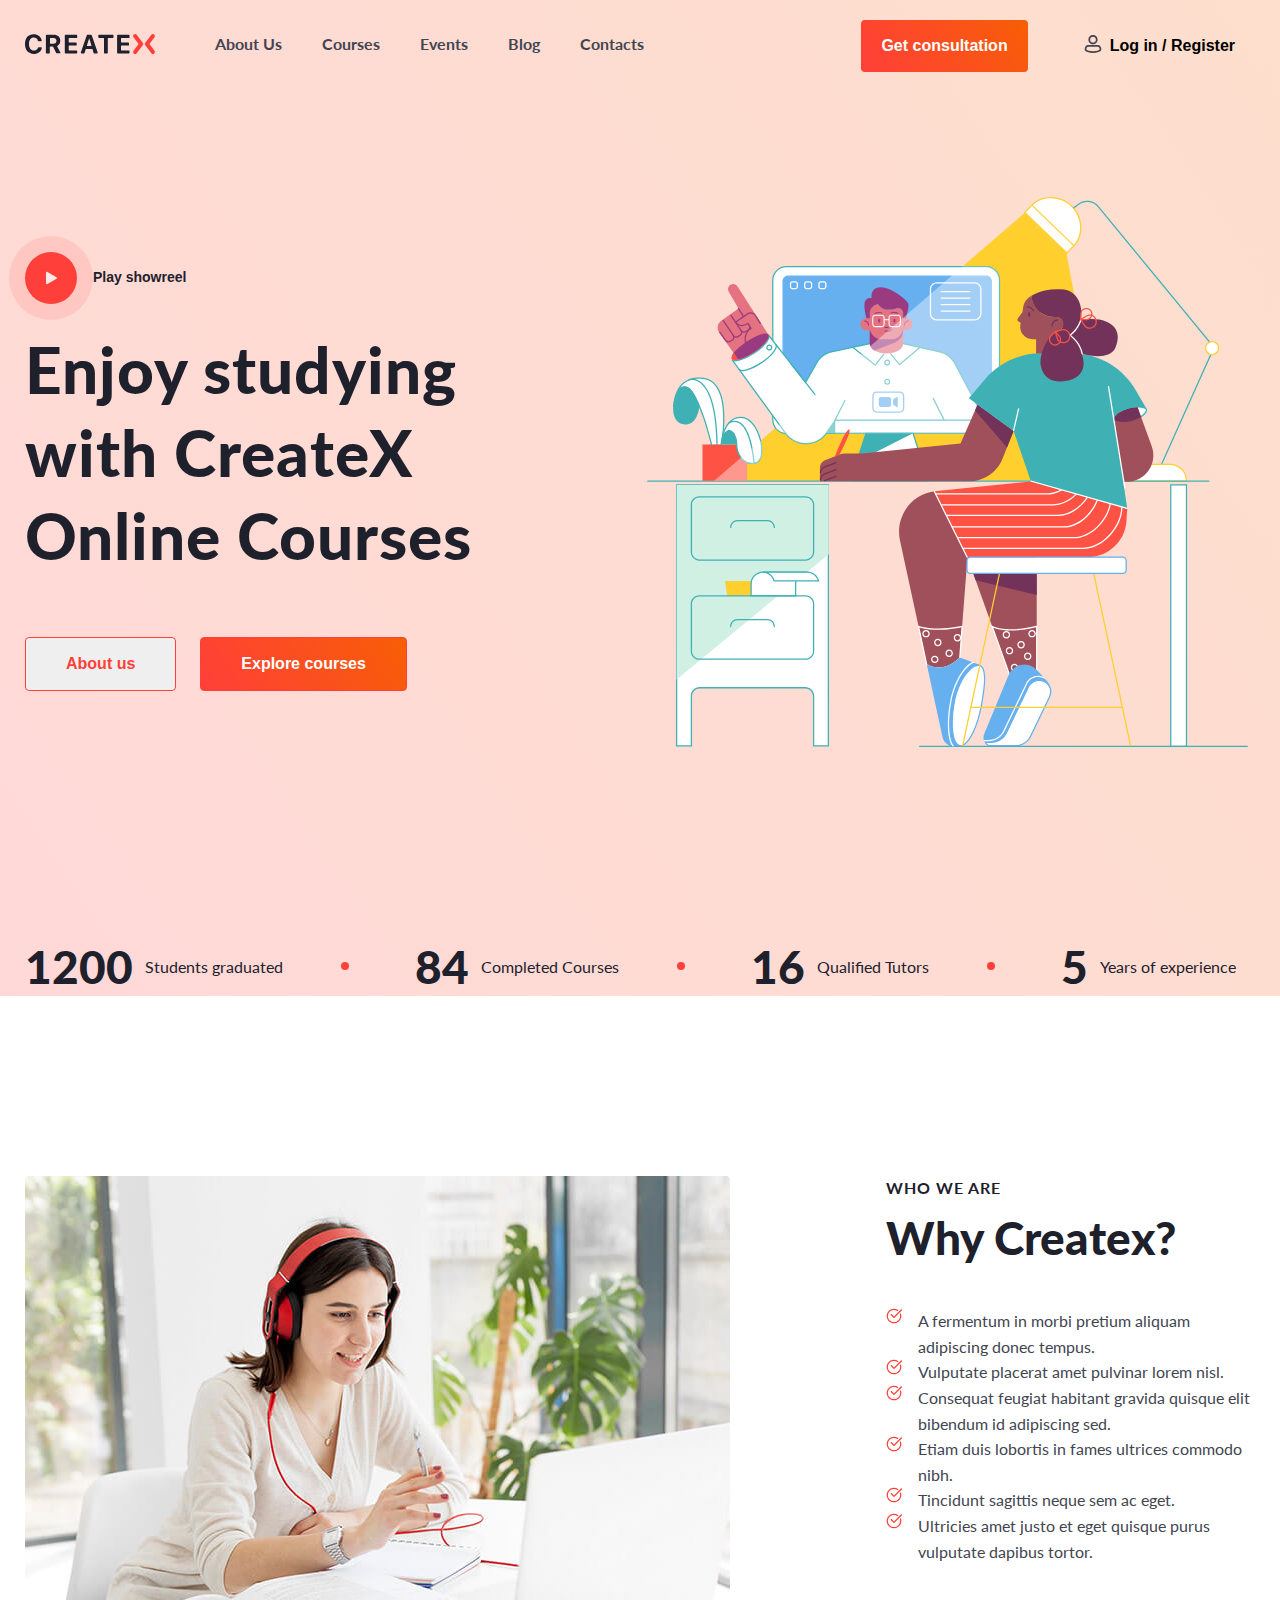
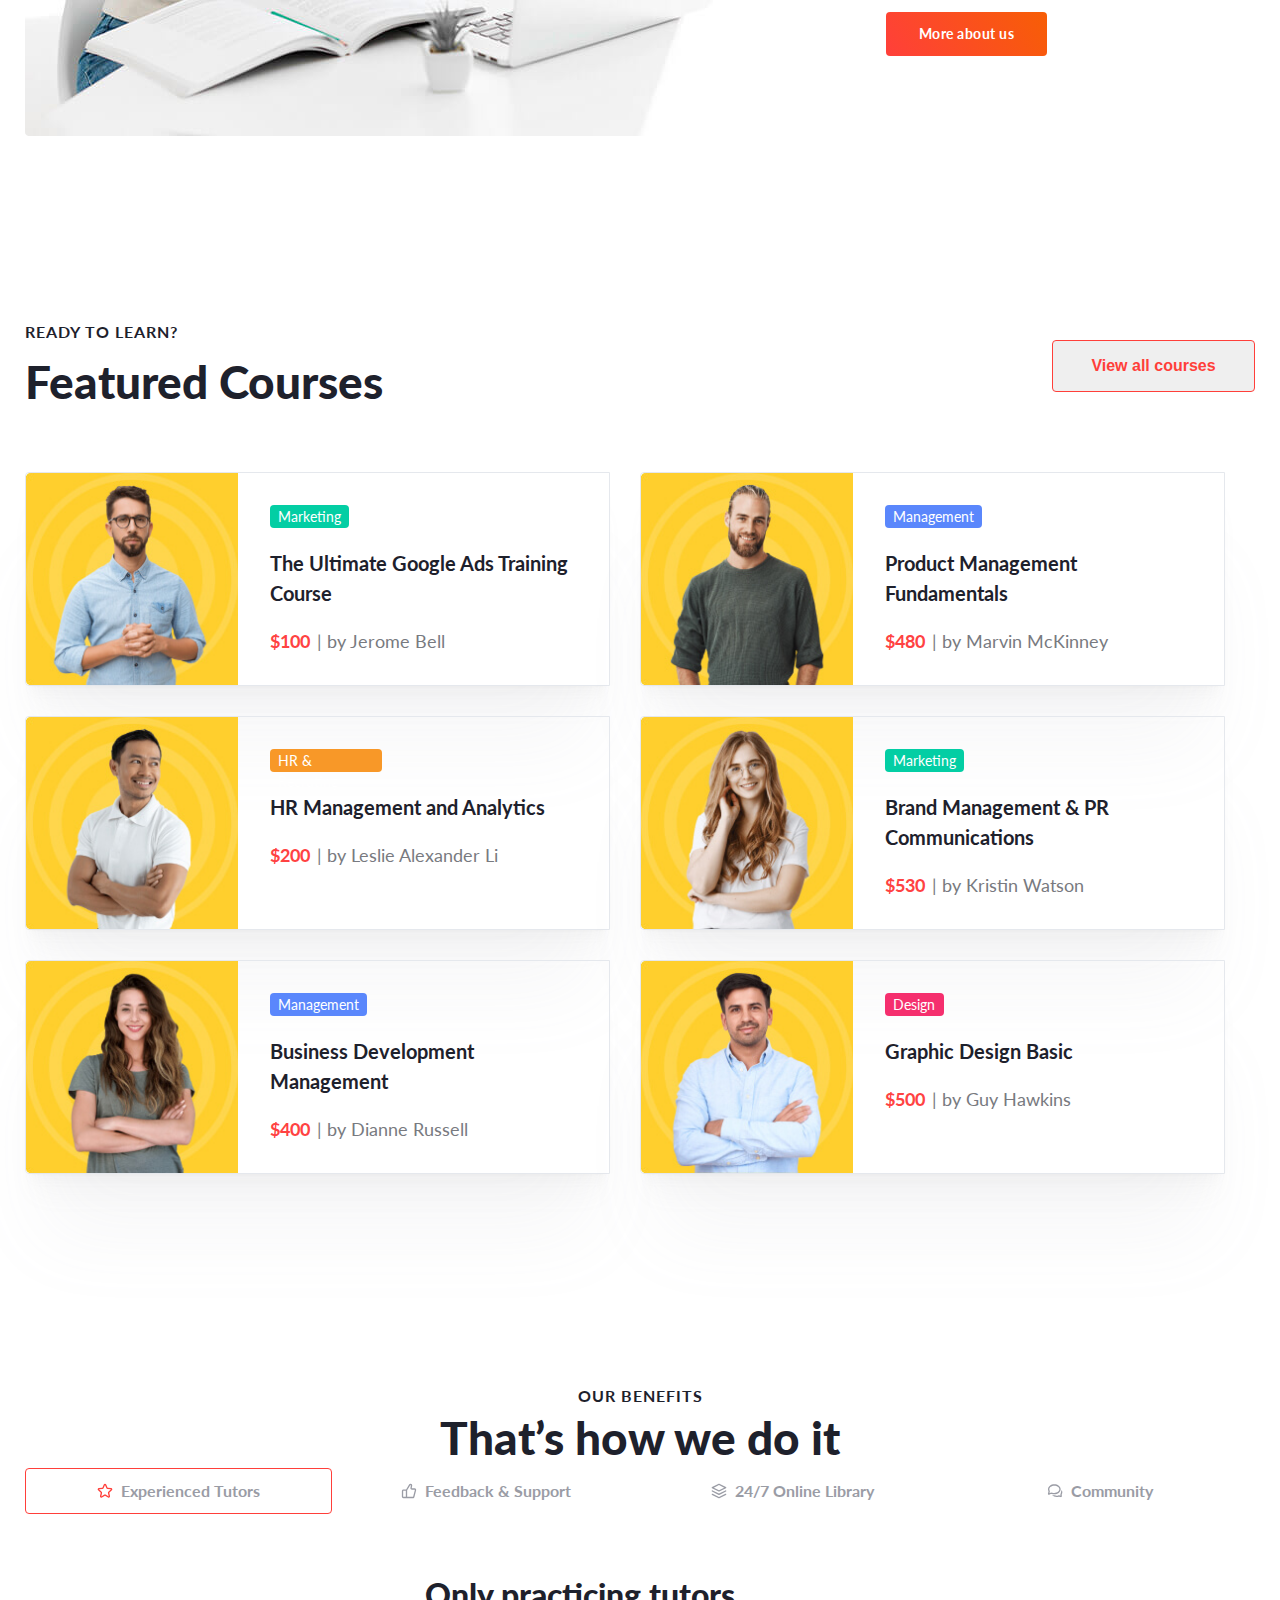
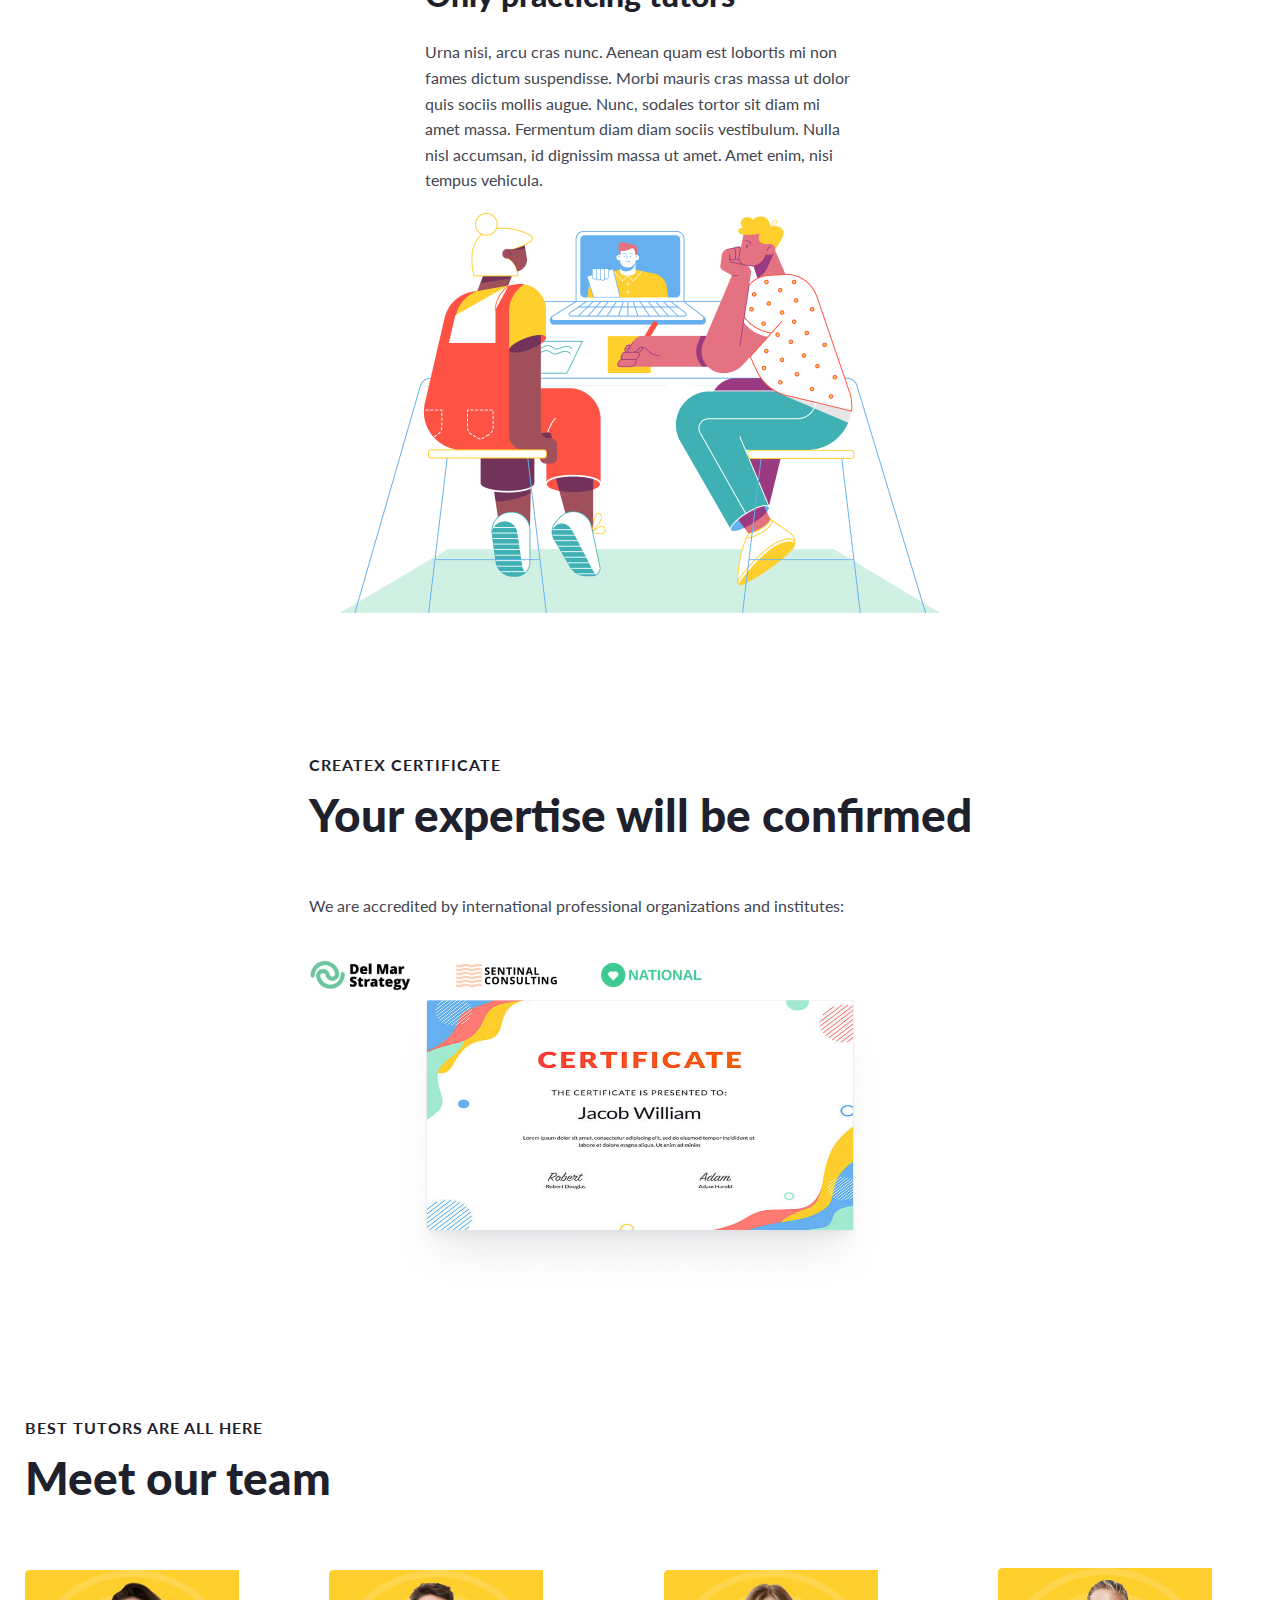
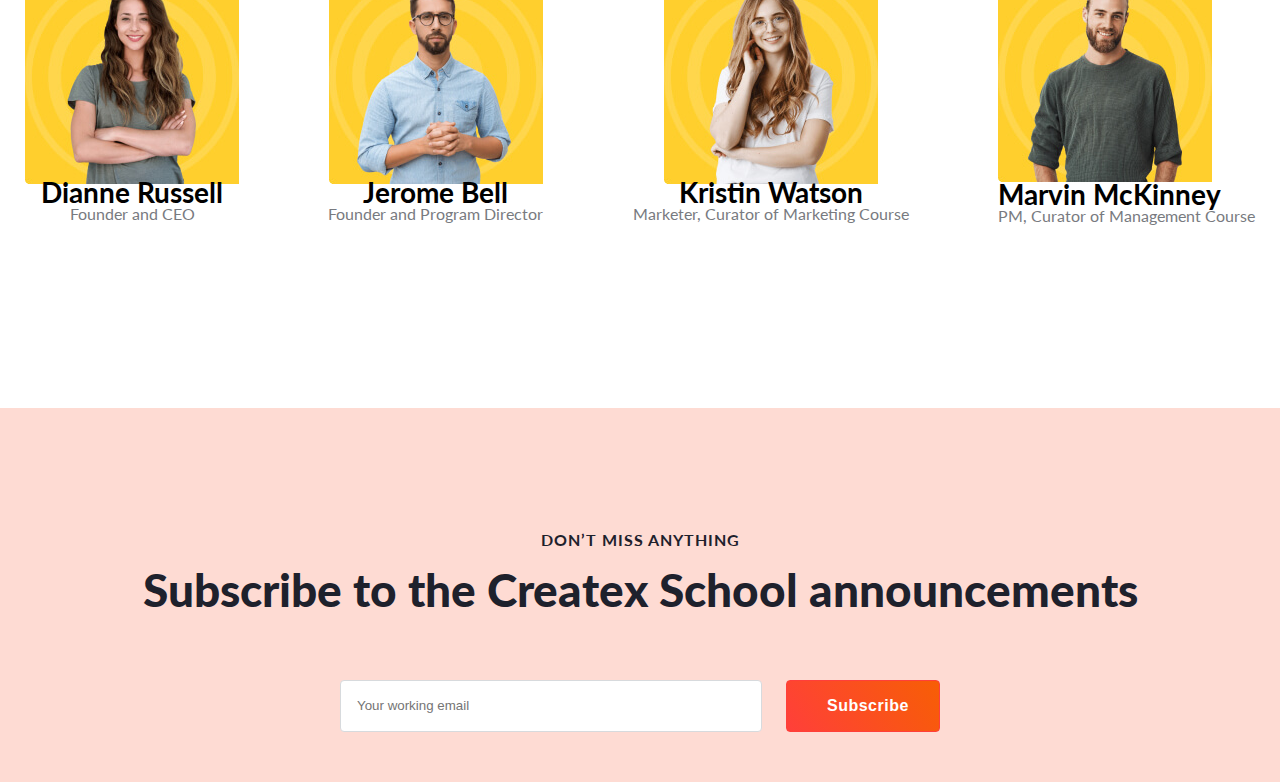
<file: index.html>
<!DOCTYPE html>
<html lang="en">
<head>
    <meta charset="UTF-8">
    <meta http-equiv="X-UA-Compatible" content="IE=edge">
    <meta name="viewport" content="width=device-width, initial-scale=1.0">
    <title>CreateX</title>
    <link rel="stylesheet" href="style/main.css">
</head>
    <div class="wrapper">
        <header class="header">
            <div class="container">
                <div class="header__menu">
                    <div class="header__row">
                        <div class="header__logo">
                            <a href="#">
                                <img src="./img/site-logo.svg" alt="site-logo">
                            </a>
                        </div>
                        <nav class="header__navbar">
                            <a href="#" class="header__link">About Us</a>
                            <a href="./courses.html" class="header__link">Courses</a>
                            <a href="#" class="header__link">Events</a>
                            <a href="#" class="header__link">Blog</a>
                            <a href="#" class="header__link">Contacts</a>
                        </nav>
                    </div>
                    <div class="header__row">
                        <div class="header__buttons">
                            <button class="header__button header__button-gradient">
                                <span class="header__button-text">Get consultation</span>
                            </button>
                            <button class="header__button">
                                <span class="header__button-icon">
                                    <svg width="18" height="18" viewBox="0 0 18 18" fill="none"
                                        xmlns="http://www.w3.org/2000/svg">
                                        <path fill-rule="evenodd" clip-rule="evenodd"
                                            d="M9.00019 1.70866C7.38936 1.70866 6.08353 3.0145 6.08353 4.62533C6.08353 6.23616 7.38936 7.54199 9.00019 7.54199C10.611 7.54199 11.9169 6.23616 11.9169 4.62533C11.9169 3.0145 10.611 1.70866 9.00019 1.70866ZM4.41686 4.62533C4.41686 2.09402 6.46889 0.0419922 9.00019 0.0419922C11.5315 0.0419922 13.5835 2.09402 13.5835 4.62533C13.5835 7.15663 11.5315 9.20866 9.00019 9.20866C6.46889 9.20866 4.41686 7.15663 4.41686 4.62533Z"
                                            fill="#424551" />
                                        <path fill-rule="evenodd" clip-rule="evenodd"
                                            d="M4.08691 11.7087C3.50914 11.7087 3.05755 11.99 2.87424 12.3942C2.62053 12.9536 2.39078 13.6196 2.33656 14.2513C2.31233 14.5337 2.43006 14.7418 2.5923 14.8426C3.44993 15.3753 5.43719 16.292 9.00019 16.292C12.5632 16.292 14.5505 15.3753 15.4081 14.8426C15.5703 14.7418 15.6881 14.5337 15.6638 14.2513C15.6096 13.6196 15.3799 12.9536 15.1261 12.3942C14.9428 11.99 14.4912 11.7087 13.9135 11.7087H4.08691ZM1.35639 11.7058C1.86301 10.5887 2.99428 10.042 4.08691 10.042H13.9135C15.0061 10.042 16.1374 10.5887 16.644 11.7058C16.935 12.3474 17.2472 13.2099 17.3244 14.1088C17.3946 14.9273 17.0544 15.7819 16.2876 16.2583C15.1596 16.959 12.8665 17.9587 9.00019 17.9587C5.13386 17.9587 2.84078 16.959 1.71283 16.2583C0.945947 15.7819 0.605747 14.9273 0.676001 14.1088C0.753149 13.2099 1.0654 12.3474 1.35639 11.7058Z"
                                            fill="#424551" />
                                    </svg>
                                </span>
                                <span class="header__button-text">Log in / Register</span>
                            </button>
                        </div>
                    </div>
                </div>
            </div>
        </header>
        <main class="main">
            <section class="section banner">
                <div class="container">
                    <div class="banner__row">
                        <div class="banner__content">
                            <button class="banner__play play__button">
                                <span class="play__icon">
                                    <svg width="11" height="14" viewBox="0 0 11 14" fill="none"
                                        xmlns="http://www.w3.org/2000/svg">
                                        <path
                                            d="M10.5 6.13398C11.1667 6.51888 11.1667 7.48113 10.5 7.86603L1.5 13.0622C0.833332 13.4471 -6.10471e-07 12.966 -5.76822e-07 12.1962L-1.2256e-07 1.80385C-8.8911e-08 1.03405 0.833334 0.552922 1.5 0.937822L10.5 6.13398Z"
                                            fill="white" />
                                    </svg>
                                </span>
                                <span class="play__text">Play showreel</span>
                            </button>
                            <h1 class="banner__title">Enjoy studying with CreateX Online Courses</h1>
                            <div class="banner__buttons">
                                <button class="banner__button">
                                    About us
                                </button>
                                <button class="banner__button banner__button-gradient">
                                    Explore courses
                                </button>
                            </div>
                        </div>
                        <div class="banner__image">
                            <img src="./img/illustration.svg" alt="banner image">
                        </div>
                    </div>
                    <div class="banner__info info__banner">
                        <div class="info__card">
                            <span class="info__number">1200</span>
                            <span class="info__text">Students graduated</span>
                        </div>
                        <div class="info__card">
                            <span class="info__number">84</span>
                            <span class="info__text">Completed Courses</span>
                        </div>
                        <div class="info__card">
                            <span class="info__number">16</span>
                            <span class="info__text">Qualified Tutors</span>
                        </div>
                        <div class="info__card">
                            <span class="info__number">5</span>
                            <span class="info__text">Years of experience</span>
                        </div>
                    </div>
                </div>
            </section>
            <section class="section causes">
                <div class="container">
                    <div class="causes__row">
                        <div class="causes__image">
                            <img src="./img/working-woman.png" alt="working-woman">
                        </div>
                        <div class="causes__text">
                            <p class="text-beginning">
                                Who we are
                            </p>
                            <h1 class="causes__title">
                                Why Createx?
                            </h1>
                            <div class="causes__column-text">
                                <div class="causes__column-texts">
                                    <div class="tick">
                                        <img src="./assets/icons/tick.svg" alt="check">
                                    </div>
                                    <div class="tick__text">A fermentum in morbi pretium aliquam adipiscing donec
                                        tempus.</div>
                                </div>
                                <div class="causes__column-texts">
                                    <div class="tick">
                                        <img src="./assets/icons/tick.svg" alt="check">
                                    </div>
                                    <div class="tick__text">Vulputate placerat amet pulvinar lorem nisl.</div>
                                </div>
                                <div class="causes__column-texts">
                                    <div class="tick">
                                        <img src="./assets/icons/tick.svg" alt="check">
                                    </div>
                                    <div class="tick__text">Consequat feugiat habitant gravida quisque elit bibendum id
                                        adipiscing sed.</div>
                                </div>
                                <div class="causes__column-texts">
                                    <div class="tick">
                                        <img src="./assets/icons/tick.svg" alt="check">
                                    </div>
                                    <div class="tick__text">Etiam duis lobortis in fames ultrices commodo nibh.</div>
                                </div>
                                <div class="causes__column-texts">
                                    <div class="tick">
                                        <img src="./assets/icons/tick.svg" alt="check">
                                    </div>
                                    <div class="tick__text">Tincidunt sagittis neque sem ac eget.</div>
                                </div>
                                <div class="causes__column-texts">
                                    <div class="tick">
                                        <img src="./assets/icons/tick.svg" alt="check">
                                    </div>
                                    <div class="tick__text">Ultricies amet justo et eget quisque purus vulputate dapibus
                                        tortor.</div>
                                </div>
                            </div>
                            <div class="causes__more-button">
                                <span class="causes__more-button-text">More about us</span>
                            </div>
                        </div>
                    </div>
                </div>
            </section>
            <section class="section featured">
                <div class="container">
                    <div class="featured__row">
                        <div class="featured__courses-text">
                            <p class="beginning__text">Ready to learn?</p>
                            <h1 class="featured__courses-title">Featured Courses</h1>
                        </div>
                        <button class="featured__courses-button">
                            <span>View all courses</span>
                        </button>
                    </div>
                    <div class="featured__course-cards">
                        <div class="featured__course-card">
                            <img class="card__image" src="./img/first-teacher.png" alt="">
                            <div class="card__text">
                                <p class="card__job job-darkcyan">Marketing</p>
                                <h1 class="card__job-direction">The Ultimate Google Ads Training Course</h1>
                                <div class="price">
                                    <span class="price__dollar">$100</span>
                                    <span class="person-name">| by Jerome Bell</span>
                                </div>
                            </div>
                        </div>
                        <div class="featured__course-card">
                            <img class="card__image" src="./img/second-teacher.png" alt="">
                            <div class="card__text">
                                <p class="card__job job-blue">Management</p>
                                <h1 class="card__job-direction">Product Management Fundamentals</h1>
                                <div class="price">
                                    <span class="price__dollar">$480</span>
                                    <span class="person-name">| by Marvin McKinney</span>
                                </div>
                            </div>
                        </div>
                        <div class="featured__course-card">
                            <img class="card__image" src="./img/third-teacher.png" alt="">
                            <div class="card__text">
                                <p class="card__job job-orange">HR & Recruting</p>
                                <h1 class="card__job-direction">HR Management and Analytics</h1>
                                <div class="price">
                                    <span class="price__dollar">$200</span>
                                    <span class="person-name">| by Leslie Alexander Li</span>
                                </div>
                            </div>
                        </div>
                        <div class="featured__course-card">
                            <img class="card__image" src="./img/fourth-teacher.png" alt="">
                            <div class="card__text">
                                <p class="card__job job-darkcyan">Marketing</p>
                                <h1 class="card__job-direction">Brand Management & PR Communications</h1>
                                <div class="price">
                                    <span class="price__dollar">$530</span>
                                    <span class="person-name">| by Kristin Watson</span>
                                </div>
                            </div>
                        </div>
                        <div class="featured__course-card">
                            <img class="card__image" src="./img/fifth-teacher.png" alt="">
                            <div class="card__text">
                                <p class="card__job job-blue">Management</p>
                                <h1 class="card__job-direction">Business Development Management</h1>
                                <div class="price">
                                    <span class="price__dollar">$400</span>
                                    <span class="person-name">| by Dianne Russell</span>
                                </div>
                            </div>
                        </div>
                        <div class="featured__course-card">
                            <img class="card__image" src="./img/sixth-teacher.png" alt="">
                            <div class="card__text">
                                <p class="card__job job-pink">Design</p>
                                <h1 class="card__job-direction">Graphic Design Basic</h1>
                                <div class="price">
                                    <span class="price__dollar">$500</span>
                                    <span class="person-name">| by Guy Hawkins</span>
                                </div>
                            </div>
                        </div>
                    </div>
                </div>
            </section>
            <section class="section benefits">
                <div class="container">
                    <div class="benefits-row">
                        <p class="benefits__row-text">Our benefits</p>
                        <h1 class="benefits__row-title">That’s how we do it</h1>
                        <div class="benefits__four">
                            <div class="main-benefit starred">
                                <img class="benefit-icon" src="./assets/icons/star.svg" alt="">
                                <span>Experienced Tutors</span>
                            </div>
                            <div class="main-benefit">
                                <img class="benefit-icon" src="./assets/icons/like.svg" alt="">
                                <span>Feedback & Support</span>
                            </div>
                            <div class="main-benefit">
                                <img class="benefit-icon" src="./assets/icons/layouts.svg" alt="">
                                <span>24/7 Online Library</span>
                            </div>
                            <div class="main-benefit">
                                <img class="benefit-icon" src="./assets/icons/comment.svg" alt="">
                                <span>Community</span>
                            </div>
                        </div>
                    </div>
                    <div class="benefits__bottom-part">
                        <div class="bottom__left-side">
                            <h1 class="left-side__title">Only practicing tutors</h1>
                            <p class="left-side__text">Urna nisi, arcu cras nunc. Aenean quam est lobortis mi non fames
                                dictum suspendisse. Morbi mauris cras massa ut dolor quis sociis mollis augue. Nunc,
                                sodales tortor sit diam mi amet massa. Fermentum diam diam sociis vestibulum. Nulla nisl
                                accumsan, id dignissim massa ut amet. Amet enim, nisi tempus vehicula.</p>
                        </div>
                        <div class="bottom__right-side">
                            <img src="./img/illustration.png" alt="illustration">
                        </div>
                    </div>
                </div>
            </section>
            <section class="section certificate">
                <div class="container">
                    <div class="certificate__row">
                        <div class="text-side">
                            <p class="text-side__text">Createx Certificate</p>
                            <h1 class="text-side__title">Your expertise will be confirmed</h1>
                            <p class="text-side__second">We are accredited by international professional organizations
                                and institutes:</p>
                            <div class="logos">
                                <img class="logo" src="./img/logo1.png" alt="logo">
                                <img class="logo" src="./img/logo2.png" alt="logo">
                                <img class="logo" src="./img/logo3.png" alt="logo">
                            </div>
                        </div>
                        <div class="picture-side">
                            <img src="./img/certificate.png" alt="certificate">
                        </div>
                    </div>
                </div>
            </section>
            <section class="section team">
                <div class="container">
                    <div class="team__row">
                        <p class="team__row-text">Best tutors are all here</p>
                        <h1 class="team__row-title">Meet our team</h1>
                        <div class="four-members">
                            <div class="main-member">
                                <img class="member-photo_first" src="./img/fifth-teacher.png" alt="">
                                <h1 class="member-name">Dianne Russell</h1>
                                <p class="direction">Founder and CEO</p>
                            </div>
                            <div class="main-member">
                                <img class="member-photo_second" src="./img/first-teacher.png" alt="">
                                <h1 class="member-name">Jerome Bell</h1>
                                <p class="direction">Founder and Program Director</p>
                            </div>
                            <div class="main-member">
                                <img class="member-photo_third" src="./img/fourth-teacher.png" alt="">
                                <h1 class="member-name">Kristin Watson</h1>
                                <p class="direction">Marketer, Curator of Marketing Course</p>
                            </div>
                            <div class="main-member-fourth">
                                <img class="member-photo_fourth" src="./img/second-teacher.png" alt="">
                                <h1 class="member-name">Marvin McKinney</h1>
                                <p class="direction">PM, Curator of Management Course</p>
                            </div>
                        </div>
                    </div>
                </div>
            </section>
            <section class="section subscribe">
                <div class="container">
                    <p class="subscribe__text">Don’t miss anything</p>
                    <h1 class="subscribe__title">Subscribe to the Createx School announcements</h1>
                    <div class="search">
                        <form>
                            <input class="inp" type="email" placeholder="Your working email">
                        </form>
                        <button class="search-btn">Subscribe</button>
                    </div>
                </div>
            </section>
        </main>
    </div>
    </body>

</html>
</file>
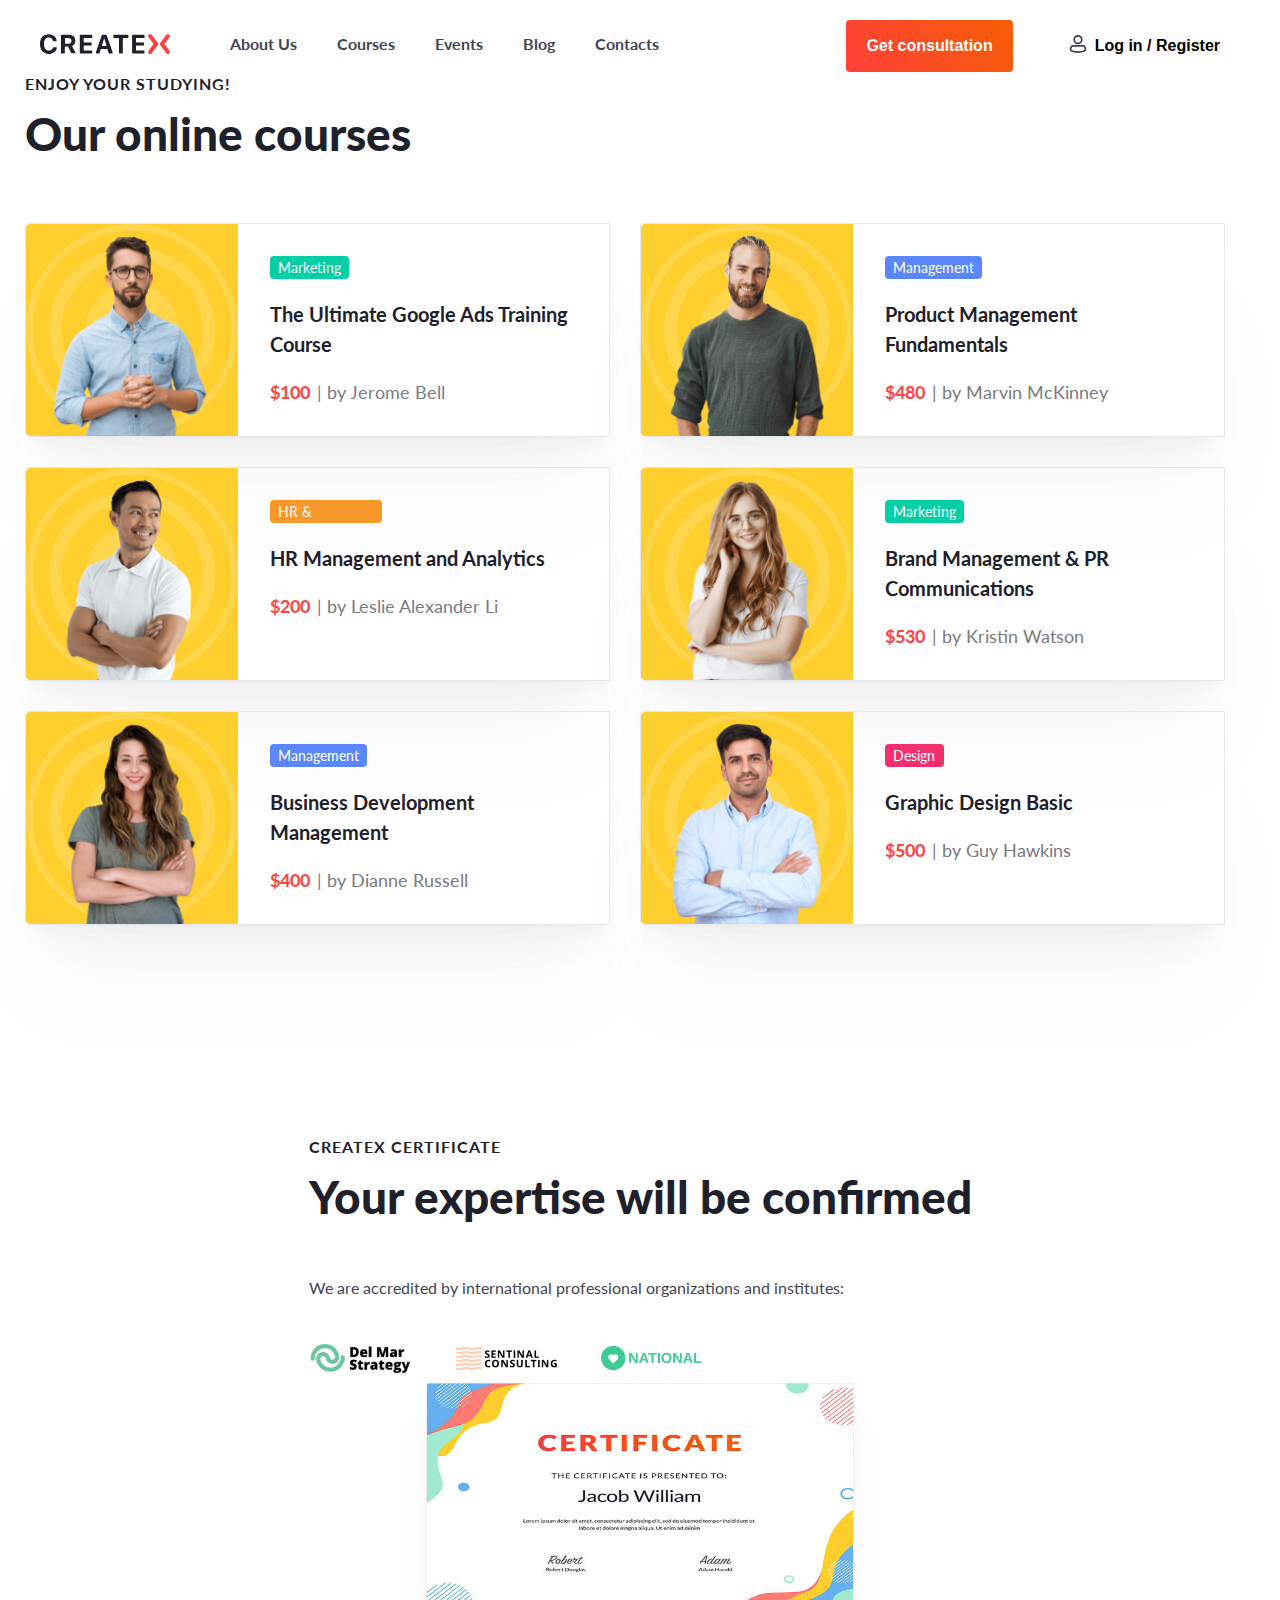
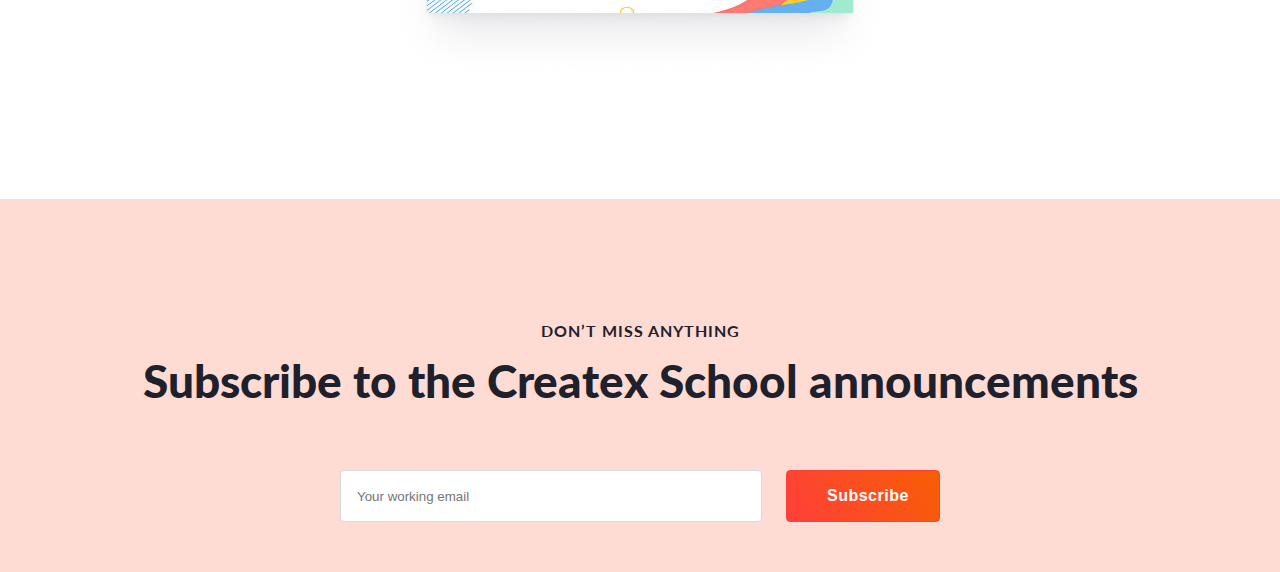
<file: courses.html>
<!DOCTYPE html>
<html lang="en">
<head>
    <meta charset="UTF-8">
    <meta http-equiv="X-UA-Compatible" content="IE=edge">
    <meta name="viewport" content="width=device-width, initial-scale=1.0">
    <title>Document</title>
    <link rel="stylesheet" href="style/main.css">
</head>
<body>
    <div class="wrapper">
        <div class="container">
            <!-- HEADER - START -->
        <header class="header header-courses">
            <div class="container">
                <div class="header__menu menu__header">
                    <div class="header__row">
                        <div class="header__logo">
                            <a href="./index.html">
                                <img src="./img/site-logo.svg" alt="site-logo">
                            </a>
                        </div>
                        <nav class="header__navbar">
                            <a href="./index.html" class="header__link">About Us</a>
                            <a href="#" class="header__link">Courses</a>
                            <a href="#" class="header__link">Events</a>
                            <a href="#" class="header__link">Blog</a>
                            <a href="#" class="header__link">Contacts</a>
                        </nav>
                    </div>
                    <div class="header__row">
                        <div class="header__buttons">
                            <button class="header__button header__button-gradient">
                                <span class="header__button-text">Get consultation</span>
                            </button>
                            <button class="header__button">
                                <span class="header__button-icon">
                                    <svg width="18" height="18" viewBox="0 0 18 18" fill="none" xmlns="http://www.w3.org/2000/svg">
                                        <path fill-rule="evenodd" clip-rule="evenodd" d="M9.00019 1.70866C7.38936 1.70866 6.08353 3.0145 6.08353 4.62533C6.08353 6.23616 7.38936 7.54199 9.00019 7.54199C10.611 7.54199 11.9169 6.23616 11.9169 4.62533C11.9169 3.0145 10.611 1.70866 9.00019 1.70866ZM4.41686 4.62533C4.41686 2.09402 6.46889 0.0419922 9.00019 0.0419922C11.5315 0.0419922 13.5835 2.09402 13.5835 4.62533C13.5835 7.15663 11.5315 9.20866 9.00019 9.20866C6.46889 9.20866 4.41686 7.15663 4.41686 4.62533Z" fill="#424551"/>
                                        <path fill-rule="evenodd" clip-rule="evenodd" d="M4.08691 11.7087C3.50914 11.7087 3.05755 11.99 2.87424 12.3942C2.62053 12.9536 2.39078 13.6196 2.33656 14.2513C2.31233 14.5337 2.43006 14.7418 2.5923 14.8426C3.44993 15.3753 5.43719 16.292 9.00019 16.292C12.5632 16.292 14.5505 15.3753 15.4081 14.8426C15.5703 14.7418 15.6881 14.5337 15.6638 14.2513C15.6096 13.6196 15.3799 12.9536 15.1261 12.3942C14.9428 11.99 14.4912 11.7087 13.9135 11.7087H4.08691ZM1.35639 11.7058C1.86301 10.5887 2.99428 10.042 4.08691 10.042H13.9135C15.0061 10.042 16.1374 10.5887 16.644 11.7058C16.935 12.3474 17.2472 13.2099 17.3244 14.1088C17.3946 14.9273 17.0544 15.7819 16.2876 16.2583C15.1596 16.959 12.8665 17.9587 9.00019 17.9587C5.13386 17.9587 2.84078 16.959 1.71283 16.2583C0.945947 15.7819 0.605747 14.9273 0.676001 14.1088C0.753149 13.2099 1.0654 12.3474 1.35639 11.7058Z" fill="#424551"/>
                                        </svg>                                        
                                </span>
                                <span class="header__button-text">Log in / Register</span>
                            </button>
                        </div>
                    </div>
                </div>
            </div>
        </header>
        <!-- HEADER - END -->
        </div>
        <main class="main">
            <section class="section featured">
                <div class="container">
                    <div class="featured__row">
                        <div class="featured__courses-text featured__courses-text-second">
                            <p class="beginning__text beginning__text-second">Enjoy your studying!</p>
                            <h1 class="featured__courses-title">Our online courses</h1>
                        </div>
                    </div>
                    <div class="featured__course-cards">
                        <div class="featured__course-card">
                            <img class="card__image" src="./img/first-teacher.png" alt="">
                            <div class="card__text">
                                <p class="card__job job-darkcyan">Marketing</p>
                                <h1 class="card__job-direction">The Ultimate Google Ads Training Course</h1>
                                <div class="price">
                                    <span class="price__dollar">$100</span>
                                    <span class="person-name">| by Jerome Bell</span>
                                </div>
                            </div>
                        </div>
                        <div class="featured__course-card">
                            <img class="card__image" src="./img/second-teacher.png" alt="">
                            <div class="card__text">
                                <p class="card__job job-blue">Management</p>
                                <h1 class="card__job-direction">Product Management Fundamentals</h1>
                                <div class="price">
                                    <span class="price__dollar">$480</span>
                                    <span class="person-name">| by Marvin McKinney</span>
                                </div>
                            </div>
                        </div>
                        <div class="featured__course-card">
                            <img class="card__image" src="./img/third-teacher.png" alt="">
                            <div class="card__text">
                                <p class="card__job job-orange">HR & Recruting</p>
                                <h1 class="card__job-direction">HR  Management and Analytics</h1>
                                <div class="price">
                                    <span class="price__dollar">$200</span>
                                    <span class="person-name">| by Leslie Alexander Li</span>
                                </div>
                            </div>
                        </div>
                        <div class="featured__course-card">
                            <img class="card__image" src="./img/fourth-teacher.png" alt="">
                            <div class="card__text">
                                <p class="card__job job-darkcyan">Marketing</p>
                                <h1 class="card__job-direction">Brand Management & PR Communications</h1>
                                <div class="price">
                                    <span class="price__dollar">$530</span>
                                    <span class="person-name">| by Kristin Watson</span>
                                </div>
                            </div>
                        </div>
                        <div class="featured__course-card">
                            <img class="card__image" src="./img/fifth-teacher.png" alt="">
                            <div class="card__text">
                                <p class="card__job job-blue">Management</p>
                                <h1 class="card__job-direction">Business Development Management</h1>
                                <div class="price">
                                    <span class="price__dollar">$400</span>
                                    <span class="person-name">| by Dianne Russell</span>
                                </div>
                            </div>
                        </div>
                        <div class="featured__course-card">
                            <img class="card__image" src="./img/sixth-teacher.png" alt="">
                            <div class="card__text">
                                <p class="card__job job-pink">Design</p>
                                <h1 class="card__job-direction">Graphic Design Basic</h1>
                                <div class="price">
                                    <span class="price__dollar">$500</span>
                                    <span class="person-name">| by Guy Hawkins</span>
                                </div>
                            </div>
                        </div>
                    </div>
                </div>
            </section>
            <section class="section certificate">
                <div class="container">
                    <div class="certificate__row">
                        <div class="text-side">
                            <p class="text-side__text">Createx Certificate</p>
                            <h1 class="text-side__title">Your expertise will be confirmed</h1>
                            <p class="text-side__second">We are accredited by international professional organizations and institutes:</p>
                            <div class="logos">
                                <img class="logo" src="./img/logo1.png" alt="logo">
                                <img class="logo" src="./img/logo2.png" alt="logo">
                                <img class="logo" src="./img/logo3.png" alt="logo">
                            </div>
                        </div>
                        <div class="picture-side">
                            <img src="./img/certificate.png" alt="certificate">
                        </div>
                    </div>
                </div>
            </section>
            <section class="section subscribe">
                <div class="container">
                    <p class="subscribe__text">Don’t miss anything</p>
                    <h1 class="subscribe__title">Subscribe to the Createx School announcements</h1>
                    <div class="search">
                        <form>
                            <input class="inp" type="email" placeholder="Your working email">
                        </form>
                        <button class="search-btn">Subscribe</button>
                    </div>
                </div>
            </section>
        </main>
        <footer class="footer"></footer>
    </div>
</body>
</html>
</file>
<file: style/main.css>
@import url(https://fonts.googleapis.com/css?family=Lato:100,100italic,300,300italic,regular,italic,700,700italic,900,900italic);
.play__icon {
  display: flex;
  align-items: center;
  justify-content: center;
}

* {
  margin: 0;
  padding: 0;
  box-sizing: border-box;
}

html, body {
  height: 100%;
}

a {
  text-decoration: none;
}

button {
  cursor: pointer;
}

ol,
ul,
li {
  list-style: none;
}

.wrapper {
  width: 100%;
  height: 100%;
  display: flex;
  flex-direction: column;
  font-family: "Lato", sans-serif;
  font-size: 14px;
  font-style: normal;
  font-weight: normal;
  line-height: 120%;
}
@media screen and (max-width: 1260px) {
  .wrapper {
    font-size: calc(
        7px + 7 *
          ((100vw - 320px) / 940)
      );
  }
}

.main {
  flex: 1 1 auto;
}

.container {
  width: 100%;
  max-width: 1260px;
  margin: 0 auto;
  padding: 0 15px;
}

.header {
  position: relative;
  padding-top: 20px;
  z-index: 10;
}
.header__menu {
  display: flex;
  align-items: center;
  justify-content: space-between;
}
.header__row {
  display: flex;
  align-items: center;
  justify-content: space-between;
}
.header__row {
  gap: 60px;
}
.header__buttons {
  display: flex;
  align-items: center;
  justify-content: unset;
  gap: 36px;
}
.header__navbar {
  display: flex;
  flex-wrap: wrap;
}
@media screen and (max-width: 1050px) {
  .header__navbar {
    display: block;
  }
}
.header__link {
  font-weight: 700;
  font-size: 16px;
  line-height: 160%;
  color: #424551;
  transition: color 0.2s ease-in-out;
}
@media screen and (max-width: 1260px) {
  .header__link {
    font-size: calc(
        8px + 8 *
          ((100vw - 320px) / 940)
      );
  }
}
.header__link:not(:last-child) {
  margin-bottom: 4px;
  margin-right: 40px;
}
.header__link:hover {
  color: #FF3F3A;
}
.header__button {
  padding: 13px 20px;
  background-color: transparent;
  border: none;
  border-radius: 4px;
  display: flex;
  align-items: center;
  justify-content: unset;
  gap: 8px;
}
.header__button-text {
  font-weight: 700;
  font-size: 16px;
  line-height: 160%;
}
@media screen and (max-width: 1260px) {
  .header__button-text {
    font-size: calc(
        8px + 8 *
          ((100vw - 320px) / 940)
      );
  }
}
.header__button-gradient {
  background: linear-gradient(55.95deg, #FF3F3A 0%, #F75E05 100%);
}
.header__button-gradient .header__button-text {
  color: #fff;
}

.banner {
  position: relative;
}
.banner::before {
  content: "";
  position: absolute;
  width: 100%;
  height: calc(100% + 80px);
  top: -80px;
  left: 0;
  background: linear-gradient(55.95deg, #FF3F3A 0%, #F75E05 100%);
  opacity: 0.2;
  z-index: 1;
}
.banner .container {
  position: relative;
  z-index: 2;
}
@media screen and (max-width: 1050px) {
  .banner .container {
    width: 100%;
  }
}
.banner__row {
  padding: 125px 0 190px 0;
  display: flex;
  align-items: center;
  justify-content: space-between;
}
@media screen and (max-width: 1080px) {
  .banner__row {
    display: flex;
    flex-direction: column;
  }
}
.banner__title {
  font-weight: 900;
  font-size: 64px;
  line-height: 130%;
  letter-spacing: 1px;
  color: #1E212C;
  margin: 24px 0 60px 0;
}
@media screen and (max-width: 1260px) {
  .banner__title {
    font-size: calc(
        28px + 36 *
          ((100vw - 320px) / 940)
      );
  }
}
@media screen and (max-width: 1080px) {
  .banner__title {
    width: 100%;
    text-align: center;
  }
}
.banner__content {
  width: 40%;
}
@media screen and (max-width: 1080px) {
  .banner__content {
    width: 100%;
    text-align: center;
  }
}
.banner__image {
  width: 50%;
  height: 550px;
  position: relative;
}
.banner__image img {
  width: 100%;
  height: 100%;
}
.banner__buttons {
  display: flex;
}
.banner__buttons .banner__button {
  font-weight: 700;
  font-size: 16px;
  line-height: 52px;
  padding: 0 40px;
  color: #FF3F3A;
  border: 1px solid #FF3F3A;
  margin-right: 24px;
  border-radius: 4px;
}
@media screen and (max-width: 1260px) {
  .banner__buttons .banner__button {
    font-size: calc(
        8px + 8 *
          ((100vw - 320px) / 940)
      );
  }
}
@media screen and (max-width: 1080px) {
  .banner__buttons .banner__button {
    text-align: center;
  }
}
.banner__buttons .banner__button-gradient {
  background: linear-gradient(55.95deg, #FF3F3A 0%, #F75E05 100%);
  color: #fff;
}

.play__button {
  background-color: transparent;
  border: none;
  display: flex;
  align-items: center;
  justify-content: center;
  gap: 16px;
}
@media screen and (max-width: 1080px) {
  .play__button {
    width: 100%;
  }
}
.play__icon {
  position: relative;
  width: 52px;
  height: 52px;
  border-radius: 50%;
  background-color: #FF3F3A;
}
.play__icon::before {
  content: "";
  position: absolute;
  top: -30%;
  left: -30%;
  width: 84px;
  height: 84px;
  background-color: #FF3F3A;
  opacity: 0.12;
  border-radius: 50%;
}
.play__icon:hover .play__icon__icon::before {
  width: 84px;
  height: 84px;
}
.play__text {
  font-weight: 700;
  font-size: 14px;
  line-height: 150%;
  color: #1E212C;
}
@media screen and (max-width: 1260px) {
  .play__text {
    font-size: calc(
        7px + 7 *
          ((100vw - 320px) / 940)
      );
  }
}

.info__banner {
  display: flex;
  flex-wrap: wrap;
}
@media screen and (max-width: 1245px) {
  .info__banner {
    width: 30%;
    text-align: center;
    display: flex;
    flex-direction: column;
  }
}
.info__card {
  position: relative;
  display: flex;
  align-items: center;
  justify-content: unset;
  gap: 12px;
}
.info__card:not(:last-child) {
  padding-right: 66px;
  margin-right: 66px;
}
.info__card:not(:last-child)::before {
  content: "";
  position: absolute;
  right: 0;
  width: 8px;
  height: 8px;
  border-radius: 50%;
  background-color: #FF3F3A;
}
.info__number {
  font-weight: 900;
  line-height: 130%;
  color: #1E212C;
  font-size: 46px;
}
@media screen and (max-width: 1260px) {
  .info__number {
    font-size: calc(
        28px + 18 *
          ((100vw - 320px) / 940)
      );
  }
}
.info__text {
  font-weight: 400;
  font-size: 16px;
  line-height: 160%;
  color: #1E212C;
}
@media screen and (max-width: 1260px) {
  .info__text {
    font-size: calc(
        8px + 8 *
          ((100vw - 320px) / 940)
      );
  }
}

.causes {
  width: 100%;
  margin-top: 180px;
  margin-bottom: 180px;
}
.causes__row {
  display: flex;
  display: flex;
  align-items: flex-start;
  justify-content: space-between;
}
@media screen and (max-width: 1050px) {
  .causes__row {
    display: flex;
    flex-direction: column;
  }
}
.causes__image {
  width: 60%;
  border-radius: 4px;
}
@media screen and (max-width: 1050px) {
  .causes__image {
    width: 100%;
    display: flex;
    flex-direction: column;
  }
}
.causes__text {
  width: 30%;
  flex-direction: column;
}
@media screen and (max-width: 1050px) {
  .causes__text {
    width: 100%;
    text-align: center;
  }
}
.causes__text .text-beginning {
  font-weight: 700;
  font-size: 16px;
  line-height: 150%;
  letter-spacing: 1px;
  text-transform: uppercase;
  color: #1E212C;
  margin-bottom: 8px;
}
@media screen and (max-width: 1260px) {
  .causes__text .text-beginning {
    font-size: calc(
        8px + 8 *
          ((100vw - 320px) / 940)
      );
  }
}
.causes__title {
  font-weight: 900;
  font-size: 46px;
  line-height: 130%;
  color: #1E212C;
  margin-bottom: 40px;
}
@media screen and (max-width: 1260px) {
  .causes__title {
    font-size: calc(
        28px + 18 *
          ((100vw - 320px) / 940)
      );
  }
}
.causes__column-text {
  flex-direction: column;
  margin-bottom: 48px;
}
.causes__column-texts {
  display: flex;
  align-items: flex-start;
  justify-content: unset;
}
.causes .tick {
  margin-right: 16px;
}
.causes .tick__text {
  font-weight: 400;
  font-size: 16px;
  line-height: 160%;
  color: #424551;
}
@media screen and (max-width: 1260px) {
  .causes .tick__text {
    font-size: calc(
        8px + 8 *
          ((100vw - 320px) / 940)
      );
  }
}
.causes__more-button {
  display: flex;
  align-items: center;
  justify-content: center;
  padding: 0px 32px;
  gap: 10px;
  background: linear-gradient(55.95deg, #FF3F3A 0%, #F75E05 100%);
  border-radius: 4px;
  color: #fff;
  width: 161px;
  height: 44px;
}
.causes__more-button-text {
  font-weight: 700;
  font-size: 14px;
  line-height: 44px;
  letter-spacing: 0.5px;
}
@media screen and (max-width: 1260px) {
  .causes__more-button-text {
    font-size: calc(
        7px + 7 *
          ((100vw - 320px) / 940)
      );
  }
}

.featured {
  width: 100%;
  flex-direction: column;
  margin-bottom: 180px;
}
.featured__row {
  display: flex;
  align-items: center;
  justify-content: space-between;
  margin-bottom: 60px;
}
.featured__courses-text {
  display: flex;
  flex-direction: column;
}
.featured__courses-text .beginning__text {
  font-weight: 700;
  font-size: 16px;
  line-height: 150%;
  letter-spacing: 1px;
  text-transform: uppercase;
  color: #1E212C;
  margin-bottom: 8px;
}
@media screen and (max-width: 1260px) {
  .featured__courses-text .beginning__text {
    font-size: calc(
        8px + 8 *
          ((100vw - 320px) / 940)
      );
  }
}
.featured__courses-text .featured__courses-title {
  font-weight: 900;
  line-height: 130%;
  color: #1E212C;
  font-size: 46px;
}
@media screen and (max-width: 1260px) {
  .featured__courses-text .featured__courses-title {
    font-size: calc(
        28px + 18 *
          ((100vw - 320px) / 940)
      );
  }
}
.featured .featured__courses-button {
  display: flex;
  align-items: center;
  justify-content: center;
  gap: 10px;
  width: 203px;
  height: 52px;
  border-radius: 4px;
  color: linear-gradient(55.95deg, #FF3F3A 0%, #F75E05 100%);
  border: 1px solid #FF3F3A;
  color: #FF3F3A;
}
.featured .featured__courses-button span {
  font-weight: 700;
  font-size: 16px;
  line-height: 52px;
}
@media screen and (max-width: 1260px) {
  .featured .featured__courses-button span {
    font-size: calc(
        8px + 8 *
          ((100vw - 320px) / 940)
      );
  }
}
.featured__course-cards {
  width: 100%;
  display: flex;
  align-items: center;
  justify-content: space-between;
  flex-wrap: wrap;
}
@media screen and (max-width: 1260px) {
  .featured__course-cards {
    width: 100%;
    display: flex;
    justify-content: center;
  }
}
.featured__course-card {
  display: flex;
  width: 585px;
  height: 214px;
  margin-bottom: 30px;
  margin-right: 30px;
  border-radius: 4px 0px 0px 4px;
  border: 1px solid #E5E8ED;
  box-shadow: 0px 80px 80px -20px rgba(154, 156, 165, 0.08), 0px 30px 24px -10px rgba(154, 156, 165, 0.05), 0px 12px 10px -6px rgba(154, 156, 165, 0.04), 0px 4px 4px -4px rgba(30, 33, 44, 0.03);
}
.featured .card__image {
  width: 40%;
  height: 100%;
}
.featured .card__text {
  width: 60%;
  display: flex;
  flex-direction: column;
  gap: 20px;
  margin: 32px;
}
.featured .card__job {
  font-weight: 400;
  font-size: 14px;
  line-height: 150%;
  color: #FFFFFF;
  padding: 1px 8px;
  gap: 10px;
  border-radius: 4px;
}
@media screen and (max-width: 1260px) {
  .featured .card__job {
    font-size: calc(
        7px + 7 *
          ((100vw - 320px) / 940)
      );
  }
}
.featured .card__job-direction {
  font-style: normal;
  font-weight: 700;
  font-size: 20px;
  line-height: 150%;
  color: #1E212C;
}
@media screen and (max-width: 1260px) {
  .featured .card__job-direction {
    font-size: calc(
        10px + 10 *
          ((100vw - 320px) / 940)
      );
  }
}
.featured .job-darkcyan {
  width: 79px;
  height: 23px;
  background: #03CEA4;
}
.featured .job-blue {
  width: 97px;
  height: 23px;
  background-color: #5A87FC;
}
.featured .job-orange {
  width: 112px;
  height: 23px;
  background-color: #F89828;
}
.featured .job-pink {
  width: 59px;
  height: 23px;
  background-color: #F52F6E;
}
.featured .price__dollar {
  font-weight: 700;
  font-size: 18px;
  line-height: 150%;
  color: #FF4242;
  margin-right: 3px;
}
@media screen and (max-width: 1260px) {
  .featured .price__dollar {
    font-size: calc(
        9px + 9 *
          ((100vw - 320px) / 940)
      );
  }
}
.featured .price .person-name {
  font-weight: 400;
  font-size: 18px;
  line-height: 150%;
  color: #787A80;
}
@media screen and (max-width: 1260px) {
  .featured .price .person-name {
    font-size: calc(
        9px + 9 *
          ((100vw - 320px) / 940)
      );
  }
}

.benefits {
  width: 100%;
  display: flex;
  flex-direction: column;
  margin-bottom: 120px;
}
.benefits__row {
  display: flex;
  flex-direction: column;
  margin-bottom: 60px;
}
.benefits__row-text {
  font-weight: 700;
  font-size: 16px;
  line-height: 150%;
  text-align: center;
  letter-spacing: 1px;
  text-transform: uppercase;
  color: #1E212C;
}
@media screen and (max-width: 1260px) {
  .benefits__row-text {
    font-size: calc(
        8px + 8 *
          ((100vw - 320px) / 940)
      );
  }
}
.benefits__row-title {
  font-weight: 900;
  font-size: 46px;
  line-height: 130%;
  text-align: center;
  color: #1E212C;
}
@media screen and (max-width: 1260px) {
  .benefits__row-title {
    font-size: calc(
        28px + 18 *
          ((100vw - 320px) / 940)
      );
  }
}
.benefits__four {
  display: flex;
  margin-bottom: 60px;
}
.benefits__four .main-benefit {
  display: flex;
  display: flex;
  align-items: center;
  justify-content: center;
  width: 307px;
  height: 46px;
}
.benefits__four .main-benefit .benefit-icon {
  width: 16px;
  height: 16px;
  margin-right: 8px;
}
.benefits__four .main-benefit span {
  font-weight: 700;
  font-size: 16px;
  line-height: 160%;
  color: #9A9CA5;
}
@media screen and (max-width: 1260px) {
  .benefits__four .main-benefit span {
    font-size: calc(
        8px + 8 *
          ((100vw - 320px) / 940)
      );
  }
}
.benefits__four .starred {
  border: 1px solid #FF3F3A;
  border-radius: 4px;
  color: #FF3F3A;
}
.benefits__bottom-part {
  display: flex;
  align-items: center;
  justify-content: space-between;
}
@media screen and (max-width: 1420px) {
  .benefits__bottom-part {
    display: flex;
    flex-direction: column;
    justify-content: center;
  }
}
.benefits__bottom-part .bottom__left-side {
  width: 35%;
}
@media screen and (max-width: 900px) {
  .benefits__bottom-part .bottom__left-side {
    width: 90%;
  }
}
.benefits__bottom-part .bottom__right-side {
  display: flex;
  justify-content: center;
}
@media screen and (max-width: 630px) {
  .benefits__bottom-part .bottom__right-side {
    width: 400px;
    height: 340px;
  }
}
.benefits__bottom-part .left-side__title {
  font-weight: 900;
  font-size: 32px;
  line-height: 130%;
  color: #1E212C;
  margin-bottom: 24px;
}
@media screen and (max-width: 1260px) {
  .benefits__bottom-part .left-side__title {
    font-size: calc(
        28px + 4 *
          ((100vw - 320px) / 940)
      );
  }
}
.benefits__bottom-part .left-side__text {
  font-weight: 400;
  font-size: 16px;
  line-height: 160%;
  color: #424551;
}
@media screen and (max-width: 1260px) {
  .benefits__bottom-part .left-side__text {
    font-size: calc(
        8px + 8 *
          ((100vw - 320px) / 940)
      );
  }
}

.certificate {
  width: 100%;
  display: flex;
  display: flex;
  align-items: flex-start;
  justify-content: space-between;
  margin-bottom: 117px;
}
.certificate__row {
  width: 100%;
  display: flex;
}
@media screen and (max-width: 1420px) {
  .certificate__row {
    display: flex;
    flex-direction: column;
    width: 100%;
    align-items: center;
  }
}
.certificate__row .text-side {
  display: flex;
  flex-direction: column;
}
.certificate__row .text-side__text {
  font-weight: 700;
  font-size: 16px;
  line-height: 150%;
  letter-spacing: 1px;
  text-transform: uppercase;
  color: #1E212C;
  margin-bottom: 8px;
}
@media screen and (max-width: 1260px) {
  .certificate__row .text-side__text {
    font-size: calc(
        8px + 8 *
          ((100vw - 320px) / 940)
      );
  }
}
.certificate__row .text-side__title {
  font-weight: 900;
  font-size: 46px;
  line-height: 130%;
  color: #1E212C;
  margin-bottom: 48px;
}
@media screen and (max-width: 1260px) {
  .certificate__row .text-side__title {
    font-size: calc(
        28px + 18 *
          ((100vw - 320px) / 940)
      );
  }
}
.certificate__row .text-side__second {
  font-weight: 400;
  font-size: 16px;
  line-height: 160%;
  color: #424551;
  margin-bottom: 32px;
}
@media screen and (max-width: 1260px) {
  .certificate__row .text-side__second {
    font-size: calc(
        8px + 8 *
          ((100vw - 320px) / 940)
      );
  }
}
.certificate__row .text-side .logos {
  display: flex;
}
.certificate__row .text-side .logos .logo {
  width: 105px;
  height: 50px;
}
.certificate__row .text-side .logos .logo:not(:last-child) {
  margin-right: 40px;
}
.certificate__row .picture-side img {
  width: 500px;
  height: 295px;
}

.team {
  width: 100%;
  display: flex;
  flex-direction: column;
  margin-bottom: 180px;
}
.team__row {
  display: flex;
  flex-direction: column;
  display: flex;
  align-items: flex-start;
  justify-content: flex-start;
}
.team__row-text {
  font-weight: 700;
  font-size: 16px;
  line-height: 150%;
  text-align: center;
  letter-spacing: 1px;
  text-transform: uppercase;
  color: #1E212C;
  margin-bottom: 8px;
}
@media screen and (max-width: 1260px) {
  .team__row-text {
    font-size: calc(
        8px + 8 *
          ((100vw - 320px) / 940)
      );
  }
}
.team__row-title {
  font-weight: 900;
  font-size: 46px;
  line-height: 130%;
  text-align: center;
  color: #1E212C;
  margin-bottom: 60px;
}
@media screen and (max-width: 1260px) {
  .team__row-title {
    font-size: calc(
        28px + 18 *
          ((100vw - 320px) / 940)
      );
  }
}
.team__row .four-members {
  width: 100%;
  display: flex;
  justify-content: space-between;
  flex-wrap: wrap;
}
.team__row .four-members .main-member:not(:last-child) {
  margin-right: 30px;
  display: flex;
  flex-direction: column;
  justify-content: center;
  align-items: center;
}
.team__row .four-members .member-name_first,
.team__row .four-members .member-name_second,
.team__row .four-members .member-name_third {
  font-weight: 700;
  font-size: 20px;
  line-height: 150%;
  text-align: center;
  color: #424551;
}
@media screen and (max-width: 1260px) {
  .team__row .four-members .member-name_first,
  .team__row .four-members .member-name_second,
  .team__row .four-members .member-name_third {
    font-size: calc(
        10px + 10 *
          ((100vw - 320px) / 940)
      );
  }
}
.team__row .four-members .main-member-fourth .member-name_fourth {
  font-weight: 700;
  font-size: 20px;
  line-height: 150%;
  text-align: center;
  color: #424551;
}
@media screen and (max-width: 1260px) {
  .team__row .four-members .main-member-fourth .member-name_fourth {
    font-size: calc(
        10px + 10 *
          ((100vw - 320px) / 940)
      );
  }
}
@media screen and (max-width: 1003px) {
  .team__row .four-members .main-member-fourth .member-name_fourth {
    display: flex;
    align-items: center;
  }
}
.team .direction {
  font-weight: 400;
  font-size: 16px;
  line-height: 160%;
  text-align: center;
  color: #787A80;
}
@media screen and (max-width: 1260px) {
  .team .direction {
    font-size: calc(
        8px + 8 *
          ((100vw - 320px) / 940)
      );
  }
}

.subscribe {
  background: #FEDBD3;
  padding-top: 120px;
  padding-bottom: 50px;
}
.subscribe__text {
  font-weight: 700;
  font-size: 16px;
  line-height: 150%;
  text-align: center;
  letter-spacing: 1px;
  text-transform: uppercase;
  color: #1E212C;
  margin-bottom: 8px;
}
@media screen and (max-width: 1260px) {
  .subscribe__text {
    font-size: calc(
        8px + 8 *
          ((100vw - 320px) / 940)
      );
  }
}
.subscribe__title {
  font-weight: 900;
  font-size: 46px;
  line-height: 130%;
  text-align: center;
  color: #1E212C;
  margin-bottom: 60px;
}
@media screen and (max-width: 1260px) {
  .subscribe__title {
    font-size: calc(
        28px + 18 *
          ((100vw - 320px) / 940)
      );
  }
}
.subscribe .search {
  display: flex;
  display: flex;
  align-items: center;
  justify-content: center;
}
.subscribe .search .inp {
  width: 422px;
  height: 52px;
  background: #FFFFFF;
  border: 1px solid #D7DADD;
  border-radius: 4px;
  padding: 13px 16px;
  margin-right: 24px;
}
.subscribe .search .search-btn {
  padding: 0px 40px;
  gap: 10px;
  width: 154px;
  height: 52px;
  background: linear-gradient(55.95deg, #FF3F3A 0%, #F75E05 100%);
  border-radius: 4px;
  border: 1px solid #FF3F3A;
  color: #fff;
  font-weight: 700;
  font-size: 16px;
  line-height: 52px;
  display: flex;
  align-items: center;
  text-align: center;
  letter-spacing: 0.5px;
}
@media screen and (max-width: 1260px) {
  .subscribe .search .search-btn {
    font-size: calc(
        8px + 8 *
          ((100vw - 320px) / 940)
      );
  }
}/*# sourceMappingURL=main.css.map */
</file>
